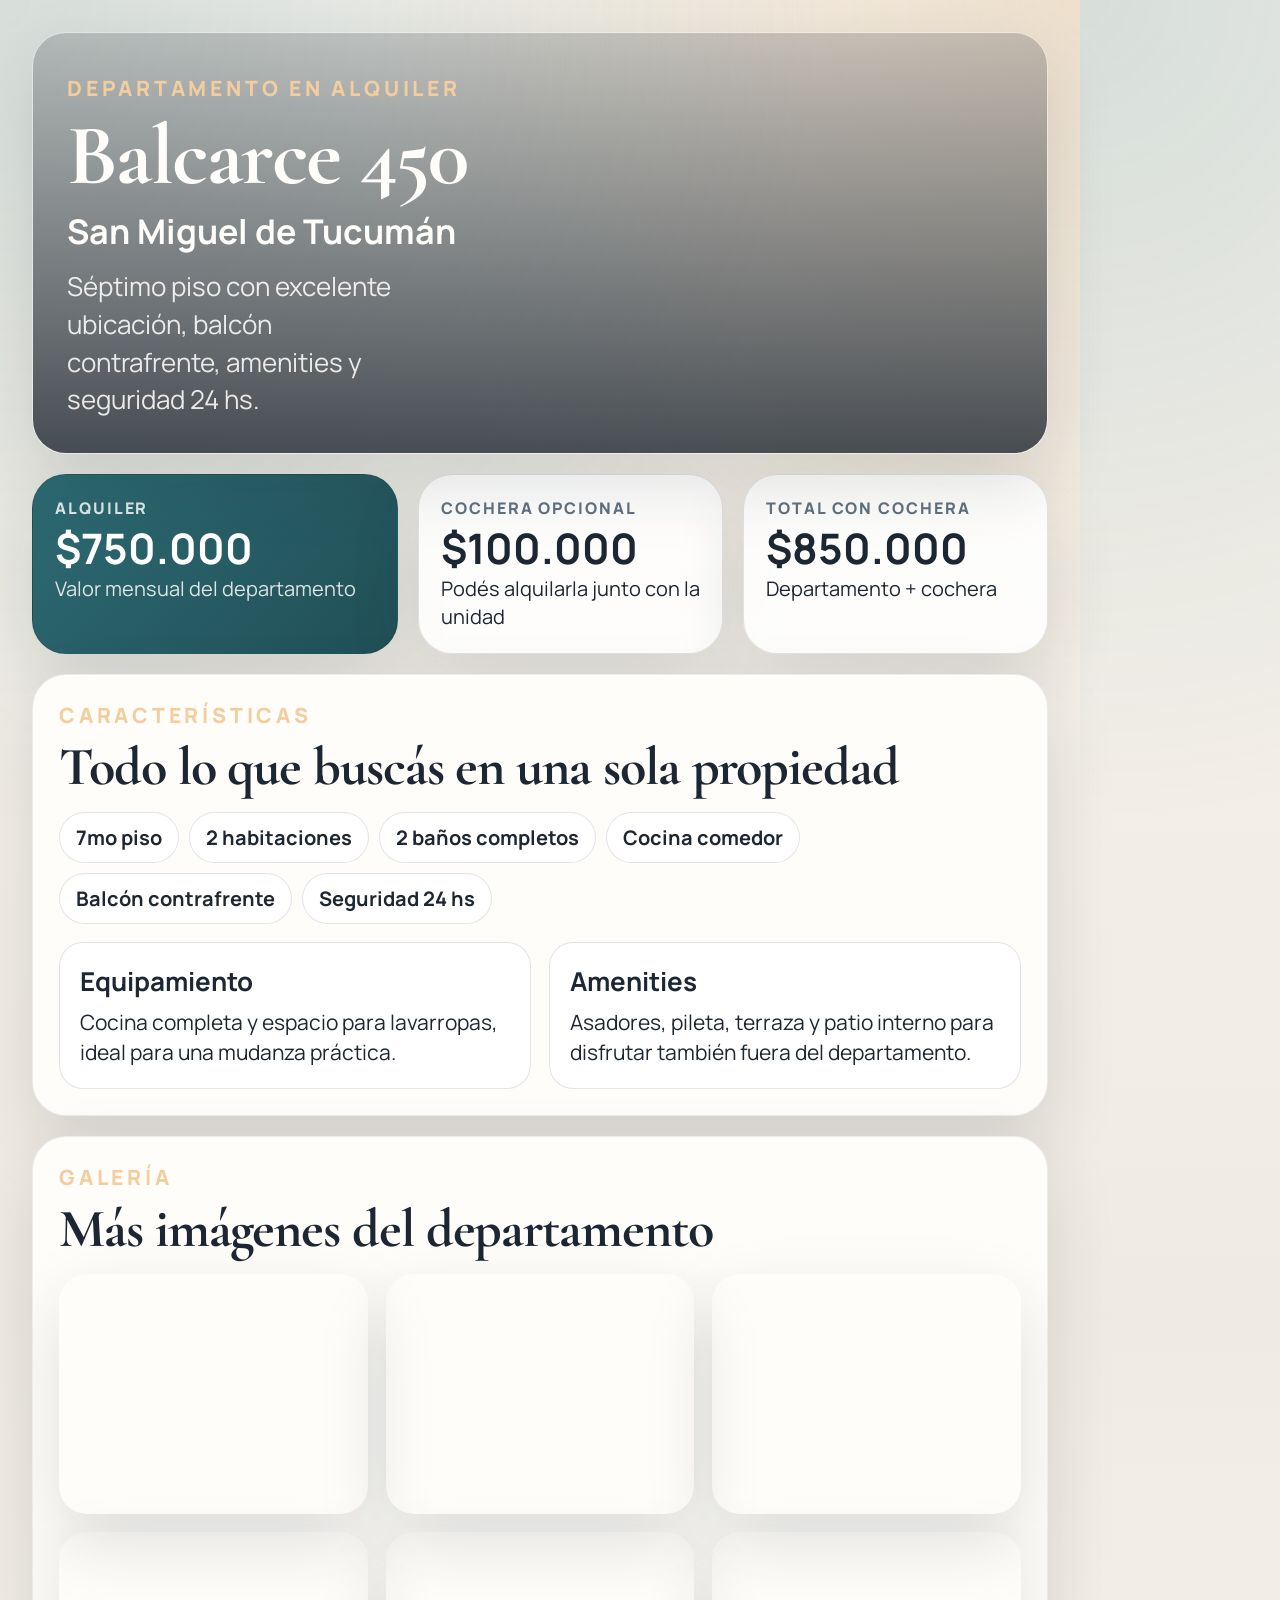
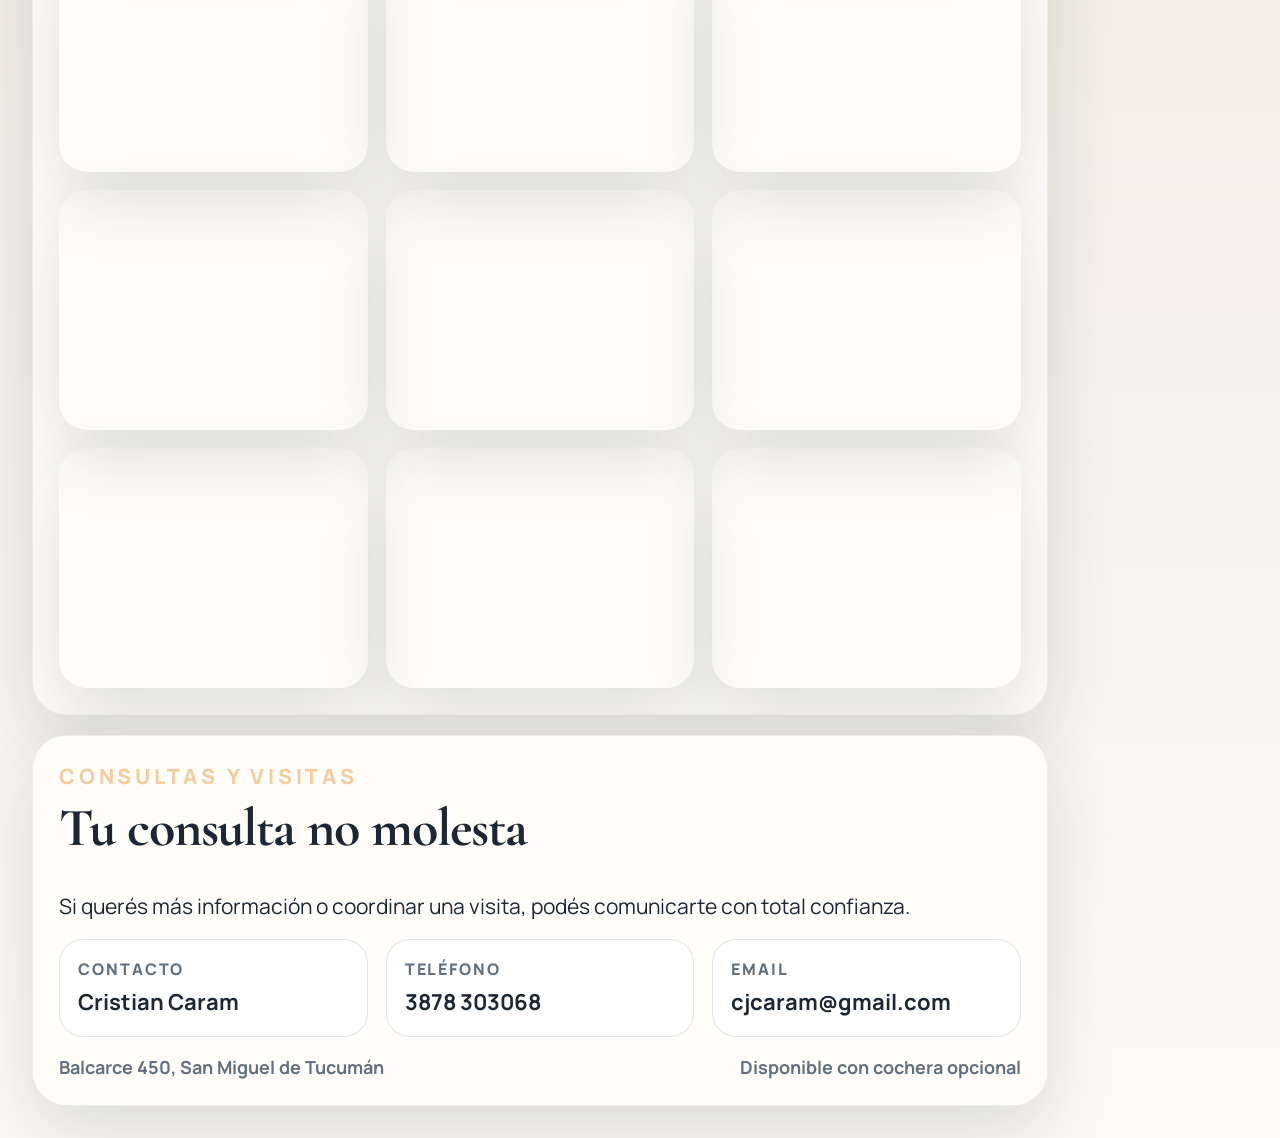
<file: flyer-balcarce450.html>
<!DOCTYPE html>
<html lang="es">
<head>
  <meta charset="UTF-8">
  <meta name="viewport" content="width=device-width, initial-scale=1.0">
  <title>Flyer Balcarce 450</title>
  <link rel="preconnect" href="https://fonts.googleapis.com">
  <link rel="preconnect" href="https://fonts.gstatic.com" crossorigin>
  <link href="https://fonts.googleapis.com/css2?family=Manrope:wght@400;500;600;700;800&family=Cormorant+Garamond:wght@500;600;700&display=swap" rel="stylesheet">
  <link rel="stylesheet" href="flyer-balcarce450.css">
</head>
<body>
  <main class="flyer">
    <section class="hero-card">
      <div class="hero-photo"></div>
      <div class="hero-overlay"></div>
      <div class="hero-content">
        <p class="eyebrow">Departamento en alquiler</p>
        <h1>Balcarce 450</h1>
        <p class="hero-subtitle">San Miguel de Tucumán</p>
        <p class="hero-text">
          Séptimo piso con excelente ubicación, balcón contrafrente, amenities y seguridad 24 hs.
        </p>
      </div>
    </section>

    <section class="pricing-grid">
      <article class="price-card price-card-main">
        <span class="label">Alquiler</span>
        <strong>$750.000</strong>
        <p>Valor mensual del departamento</p>
      </article>
      <article class="price-card">
        <span class="label">Cochera opcional</span>
        <strong>$100.000</strong>
        <p>Podés alquilarla junto con la unidad</p>
      </article>
      <article class="price-card">
        <span class="label">Total con cochera</span>
        <strong>$850.000</strong>
        <p>Departamento + cochera</p>
      </article>
    </section>

    <section class="info-panel">
      <div class="section-head">
        <p class="eyebrow">Características</p>
        <h2>Todo lo que buscás en una sola propiedad</h2>
      </div>

      <div class="chip-grid">
        <span>7mo piso</span>
        <span>2 habitaciones</span>
        <span>2 baños completos</span>
        <span>Cocina comedor</span>
        <span>Balcón contrafrente</span>
        <span>Seguridad 24 hs</span>
      </div>

      <div class="details-grid">
        <article>
          <h3>Equipamiento</h3>
          <p>Cocina completa y espacio para lavarropas, ideal para una mudanza práctica.</p>
        </article>
        <article>
          <h3>Amenities</h3>
          <p>Asadores, pileta, terraza y patio interno para disfrutar también fuera del departamento.</p>
        </article>
      </div>
    </section>

    <section class="gallery-panel">
      <div class="section-head">
        <p class="eyebrow">Galería</p>
        <h2>Más imágenes del departamento</h2>
      </div>

      <div class="photo-strip">
        <div class="photo photo-a"></div>
        <div class="photo photo-b"></div>
        <div class="photo photo-c"></div>
        <div class="photo photo-d"></div>
        <div class="photo photo-e"></div>
        <div class="photo photo-f"></div>
        <div class="photo photo-g"></div>
        <div class="photo photo-h"></div>
        <div class="photo photo-i"></div>
        <div class="photo photo-j"></div>
        <div class="photo photo-k"></div>
        <div class="photo photo-l"></div>
      </div>
    </section>

    <section class="contact-panel">
      <div class="section-head">
        <p class="eyebrow">Consultas y visitas</p>
        <h2>Tu consulta no molesta</h2>
      </div>

      <p class="contact-copy">
        Si querés más información o coordinar una visita, podés comunicarte con total confianza.
      </p>

      <div class="contact-list">
        <div>
          <span class="label">Contacto</span>
          <strong>Cristian Caram</strong>
        </div>
        <div>
          <span class="label">Teléfono</span>
          <strong>3878 303068</strong>
        </div>
        <div>
          <span class="label">Email</span>
          <strong>cjcaram@gmail.com</strong>
        </div>
      </div>

      <div class="footer-note">
        <span>Balcarce 450, San Miguel de Tucumán</span>
        <span>Disponible con cochera opcional</span>
      </div>
    </section>
  </main>
</body>
</html>
</file>
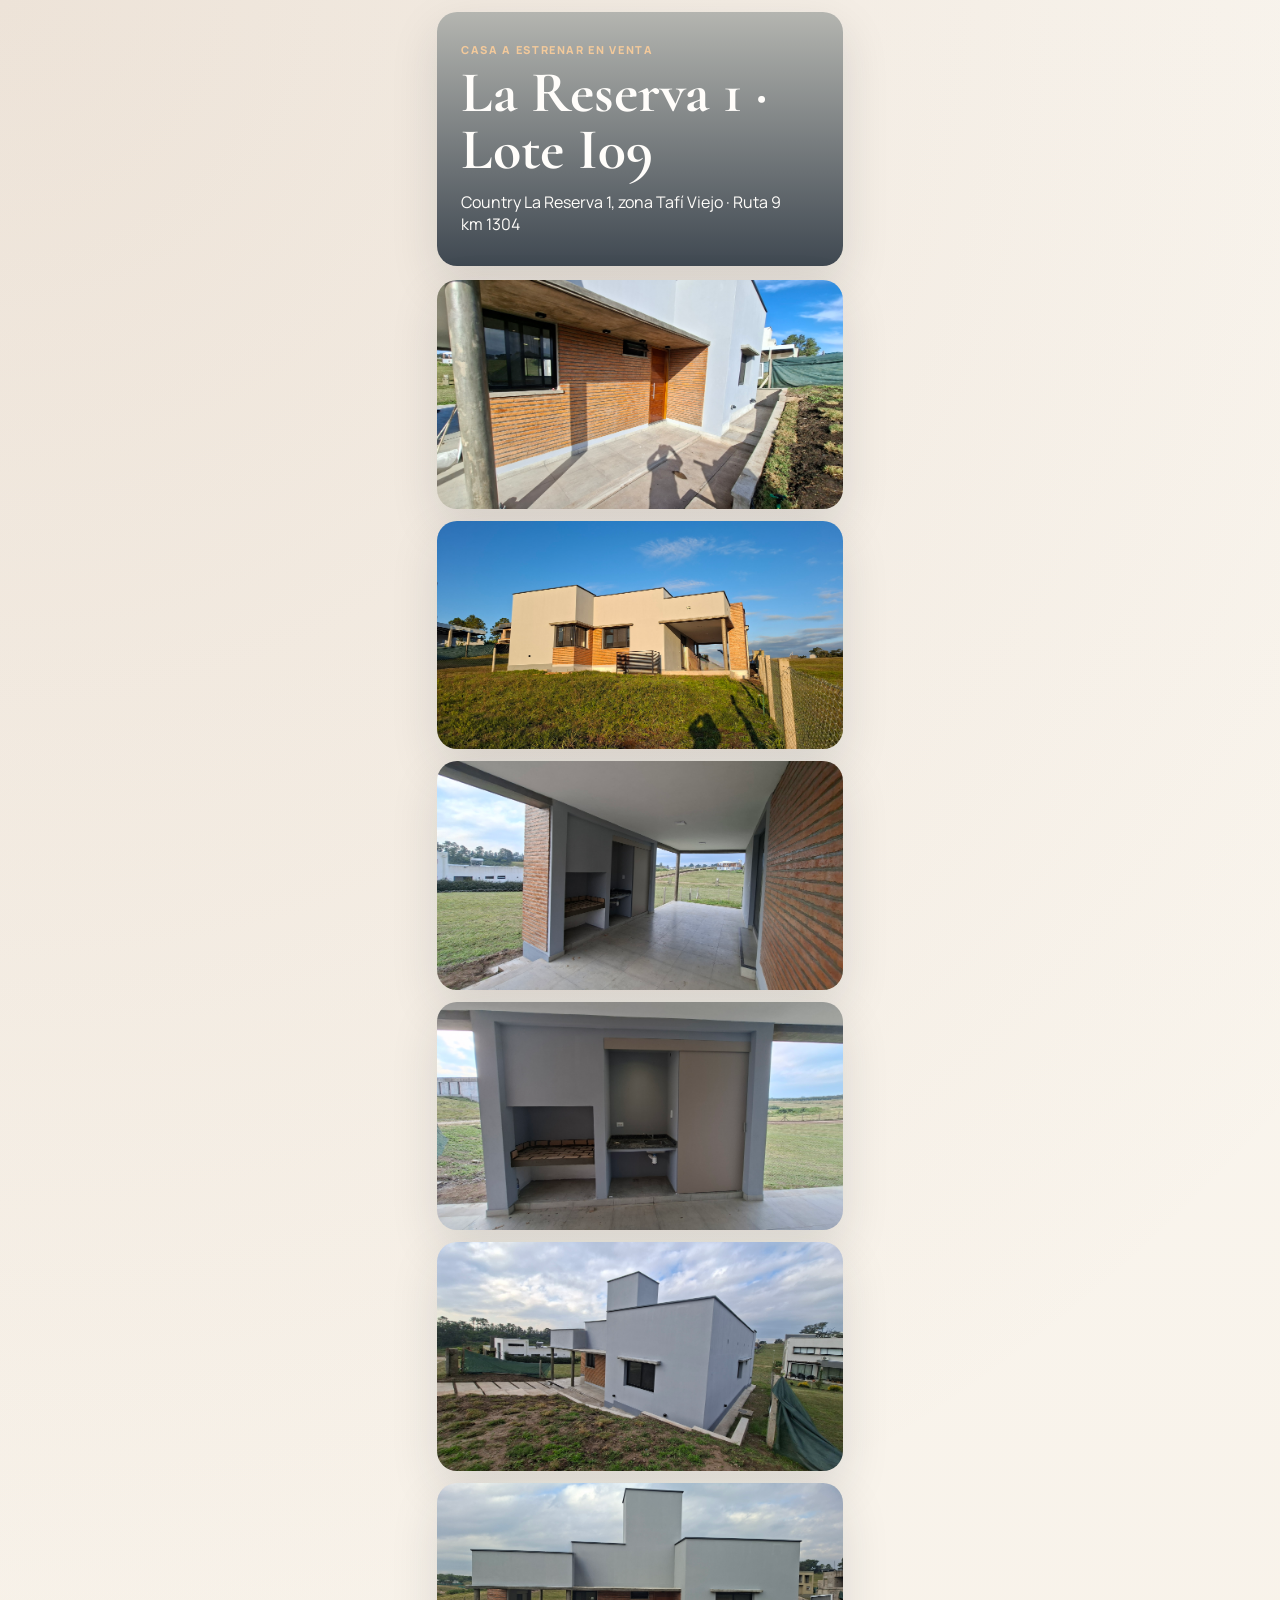
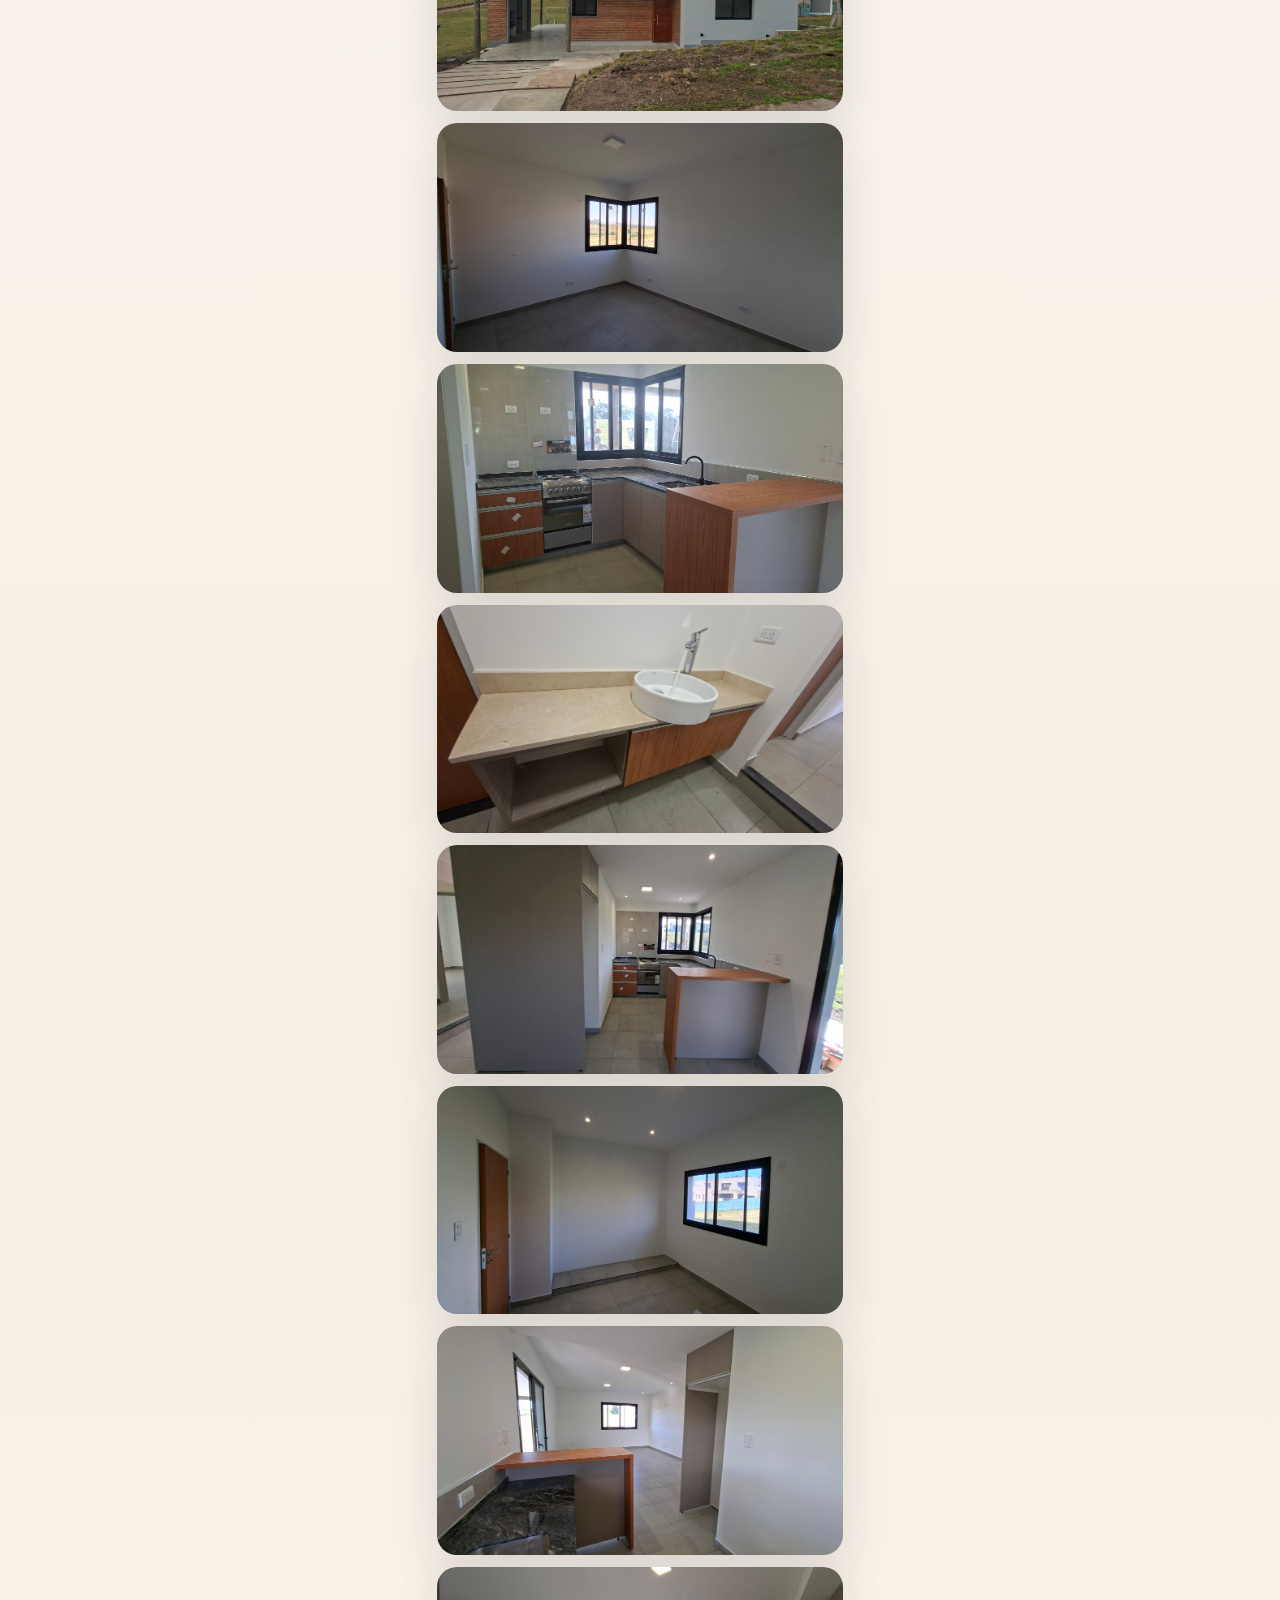
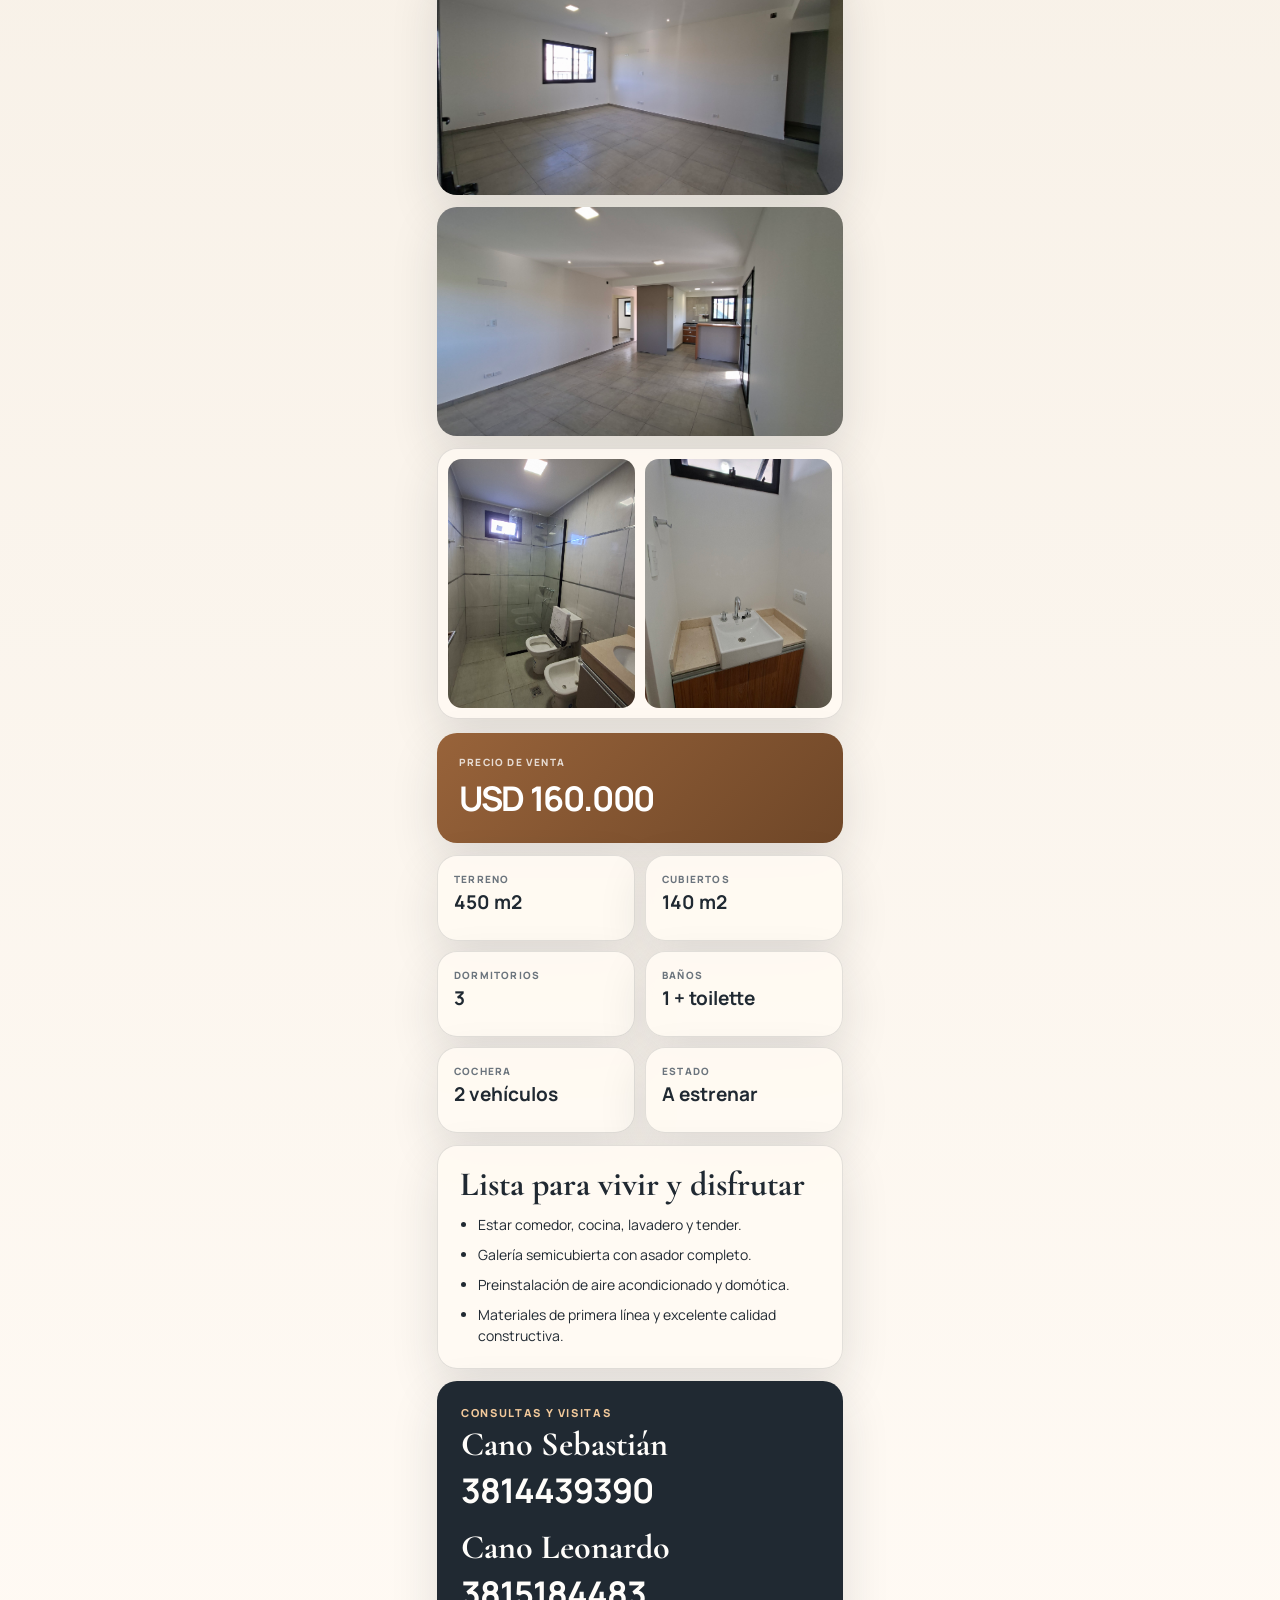
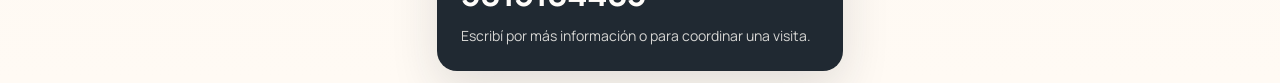
<file: flyer-i09-fotos.html>
<!DOCTYPE html>
<html lang="es">
<head>
  <meta charset="UTF-8">
  <meta name="viewport" content="width=device-width, initial-scale=1.0">
  <title>Flyer m&oacute;vil La Reserva I09</title>
  <link rel="preconnect" href="https://fonts.googleapis.com">
  <link rel="preconnect" href="https://fonts.gstatic.com" crossorigin>
  <link href="https://fonts.googleapis.com/css2?family=Manrope:wght@400;500;600;700;800&family=Cormorant+Garamond:wght@600;700&display=swap" rel="stylesheet">
  <link rel="stylesheet" href="flyer-i09-fotos.css">
</head>
<body>
  <main class="flyer">
    <section class="title-panel">
      <p class="eyebrow">Casa a estrenar en venta</p>
      <h1>La Reserva 1 &middot; Lote I09</h1>
      <p>Country La Reserva 1, zona Taf&iacute; Viejo &middot; Ruta 9 km 1304</p>
    </section>

    <section class="photo-stack" aria-label="Fotos de la propiedad">
      <img src="flyer-assets/i09-fotos/e7.jpg" alt="Vista exterior de la propiedad">
      <img src="flyer-assets/i09-fotos/ee8.jpg" alt="Vista exterior y entorno">
      <img src="flyer-assets/i09-fotos/e331.jpg" alt="Vista exterior lateral">
      <img src="flyer-assets/i09-fotos/e332.jpg" alt="Exterior con vistas abiertas">
      <img src="flyer-assets/i09-fotos/e19.jpg" alt="Sector exterior y galer&iacute;a">
      <img src="flyer-assets/i09-fotos/e2.jpg" alt="Vista general exterior">
      <img src="flyer-assets/i09-fotos/i6.jpg" alt="Cocina y estar comedor">
      <img src="flyer-assets/i09-fotos/i72.jpg" alt="Dormitorio">
      <img src="flyer-assets/i09-fotos/i1.jpg" alt="Ambiente privado">
      <img src="flyer-assets/i09-fotos/i7.jpg" alt="Toilette o ba&ntilde;o">
      <img src="flyer-assets/i09-fotos/i61.jpg" alt="Detalle interior">
      <img src="flyer-assets/i09-fotos/i71.jpg" alt="Interior con terminaciones">
      <img src="flyer-assets/i09-fotos/i78.jpg" alt="Vista interior adicional">
      <img src="flyer-assets/i09-fotos/i9.jpg" alt="Interior luminoso">
      <div class="photo-pair">
        <img src="flyer-assets/i09-fotos/junta1.jpg" alt="Foto vertical de la propiedad">
        <img src="flyer-assets/i09-fotos/junta2.jpg" alt="Foto vertical de la propiedad">
      </div>
    </section>

    <section class="info-panel">
      <div class="price">
        <span>Precio de venta</span>
        <strong>USD 160.000</strong>
      </div>

      <div class="facts">
        <article><span>Terreno</span><strong>450 m2</strong></article>
        <article><span>Cubiertos</span><strong>140 m2</strong></article>
        <article><span>Dormitorios</span><strong>3</strong></article>
        <article><span>Ba&ntilde;os</span><strong>1 + toilette</strong></article>
        <article><span>Cochera</span><strong>2 veh&iacute;culos</strong></article>
        <article><span>Estado</span><strong>A estrenar</strong></article>
      </div>

      <div class="details">
        <h2>Lista para vivir y disfrutar</h2>
        <ul>
          <li>Estar comedor, cocina, lavadero y tender.</li>
          <li>Galer&iacute;a semicubierta con asador completo.</li>
          <li>Preinstalaci&oacute;n de aire acondicionado y dom&oacute;tica.</li>
          <li>Materiales de primera l&iacute;nea y excelente calidad constructiva.</li>
        </ul>
      </div>

      <div class="contact">
        <p class="eyebrow">Consultas y visitas</p>
        <h2>Cano Sebasti&aacute;n</h2>
        <strong>3814439390</strong>
        <h2>Cano Leonardo</h2>
        <strong>3815184483</strong>
        <p>Escrib&iacute; por m&aacute;s informaci&oacute;n o para coordinar una visita.</p>
      </div>
    </section>
  </main>
</body>
</html>
</file>
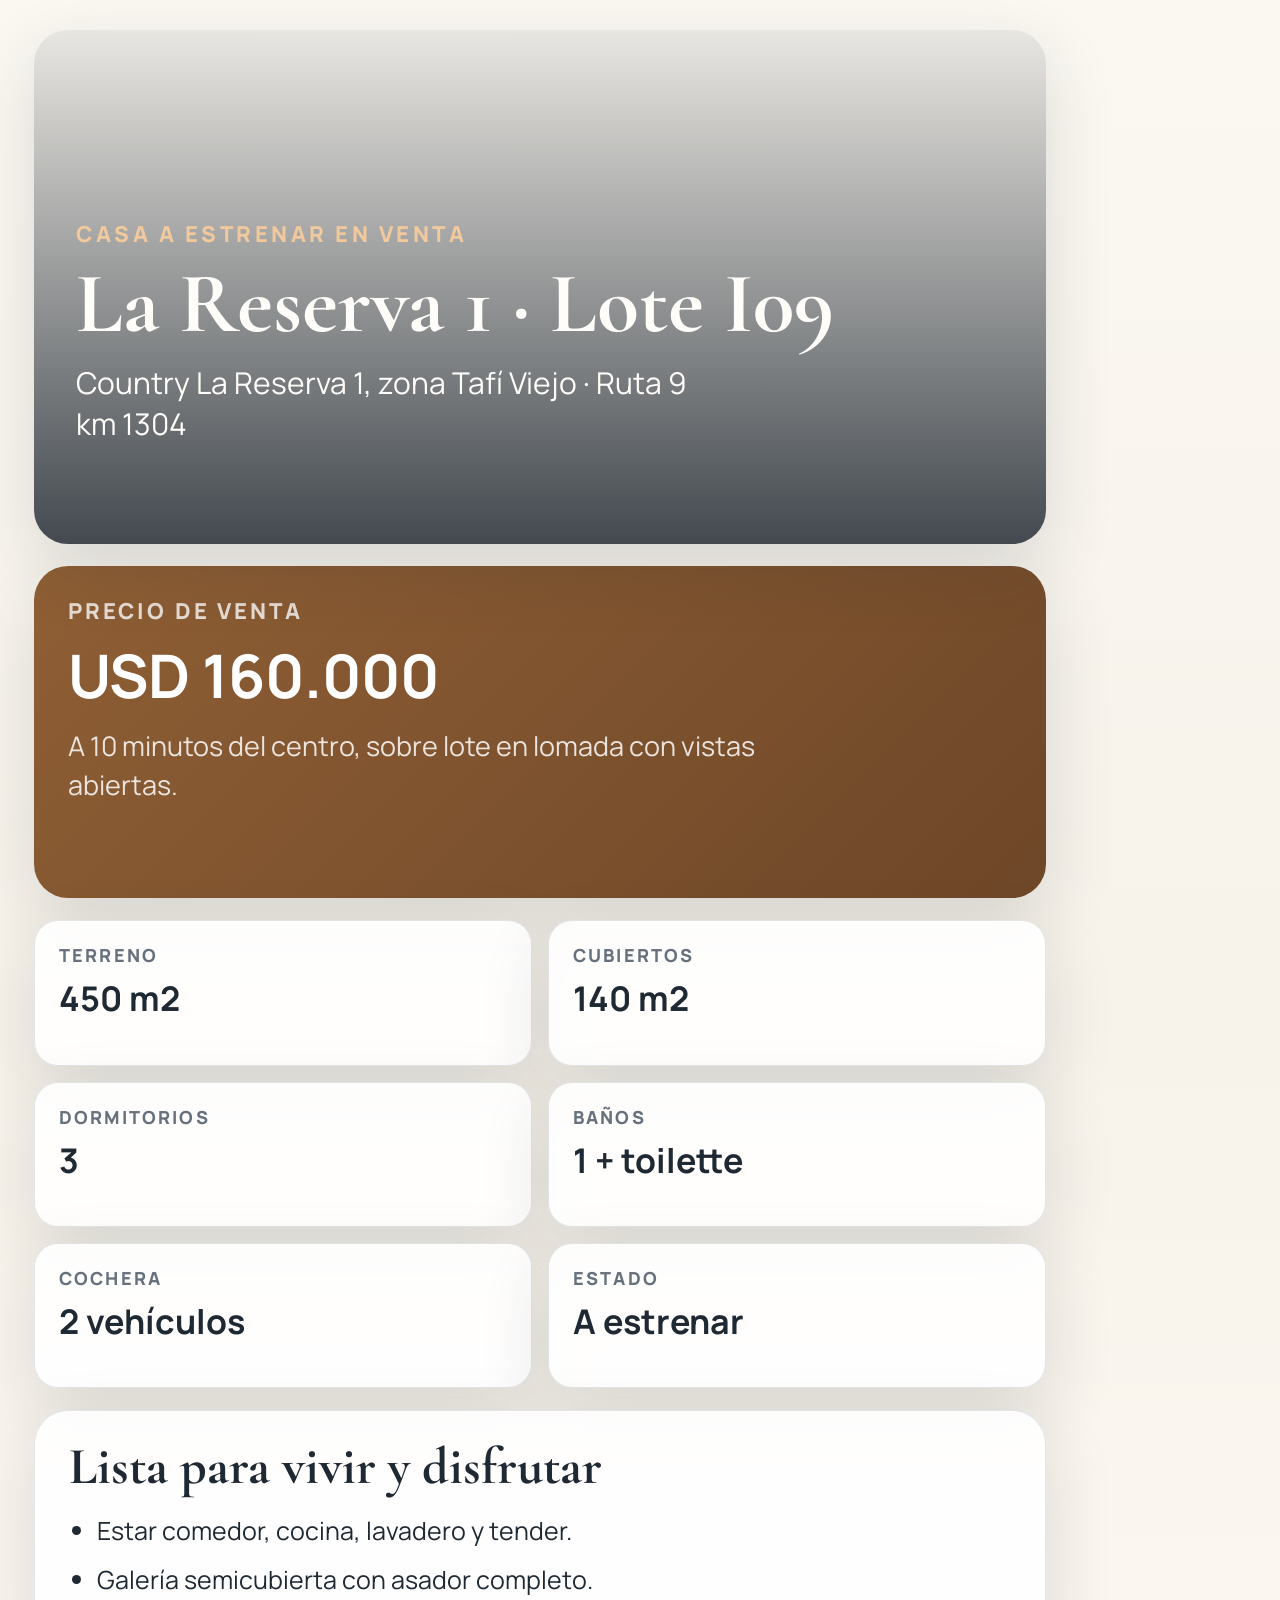
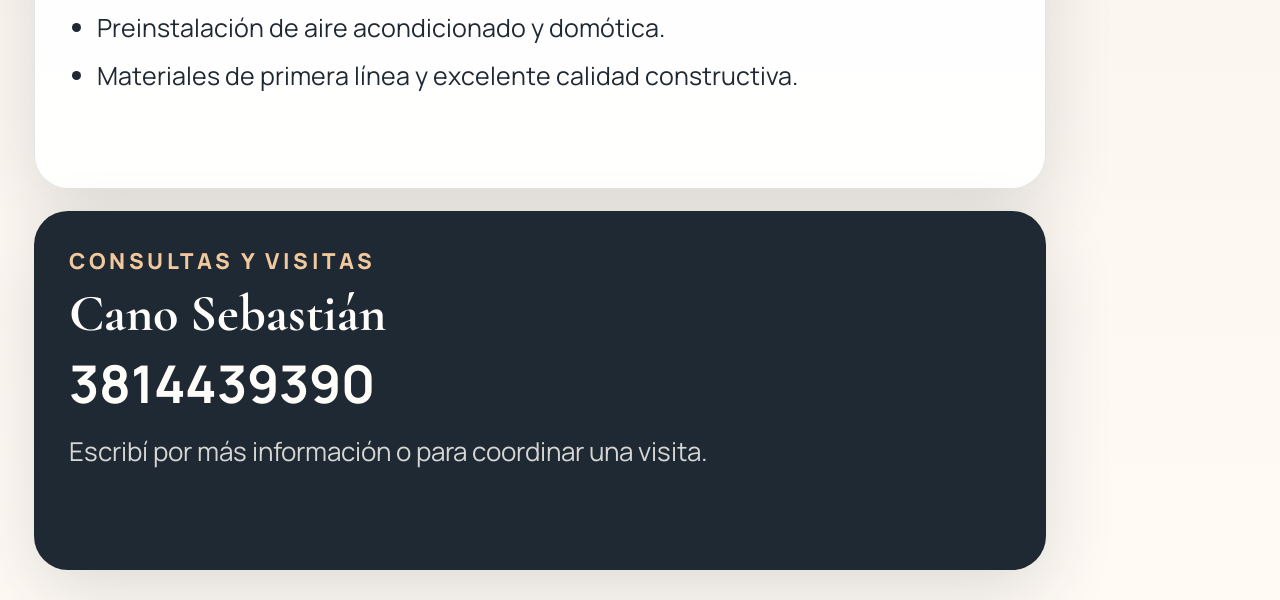
<file: flyer-i09.html>
<!DOCTYPE html>
<html lang="es">
<head>
  <meta charset="UTF-8">
  <meta name="viewport" content="width=device-width, initial-scale=1.0">
  <title>Flyer La Reserva I09</title>
  <link rel="preconnect" href="https://fonts.googleapis.com">
  <link rel="preconnect" href="https://fonts.gstatic.com" crossorigin>
  <link href="https://fonts.googleapis.com/css2?family=Manrope:wght@400;500;600;700;800&family=Cormorant+Garamond:wght@600;700&display=swap" rel="stylesheet">
  <link rel="stylesheet" href="flyer-i09.css">
</head>
<body>
  <main class="flyer">
    <section class="hero">
      <div class="hero-image"></div>
      <div class="hero-shade"></div>
      <div class="hero-content">
        <p class="eyebrow">Casa a estrenar en venta</p>
        <h1>La Reserva 1 · Lote I09</h1>
        <p>Country La Reserva 1, zona Tafí Viejo · Ruta 9 km 1304</p>
      </div>
    </section>

    <section class="price-card">
      <span>Precio de venta</span>
      <strong>USD 160.000</strong>
      <p>A 10 minutos del centro, sobre lote en lomada con vistas abiertas.</p>
    </section>

    <section class="facts">
      <article><span>Terreno</span><strong>450 m2</strong></article>
      <article><span>Cubiertos</span><strong>140 m2</strong></article>
      <article><span>Dormitorios</span><strong>3</strong></article>
      <article><span>Baños</span><strong>1 + toilette</strong></article>
      <article><span>Cochera</span><strong>2 vehículos</strong></article>
      <article><span>Estado</span><strong>A estrenar</strong></article>
    </section>

    <section class="details">
      <h2>Lista para vivir y disfrutar</h2>
      <ul>
        <li>Estar comedor, cocina, lavadero y tender.</li>
        <li>Galería semicubierta con asador completo.</li>
        <li>Preinstalación de aire acondicionado y domótica.</li>
        <li>Materiales de primera línea y excelente calidad constructiva.</li>
      </ul>
    </section>

    <section class="contact">
      <p class="eyebrow">Consultas y visitas</p>
      <h2>Cano Sebastián</h2>
      <strong>3814439390</strong>
      <p>Escribí por más información o para coordinar una visita.</p>
    </section>
  </main>
</body>
</html>
</file>
<file: flyer-balcarce450.css>
@page {
  size: 1080px 1920px;
  margin: 0;
}

:root {
  --bg: #f4efe6;
  --surface: rgba(255, 255, 255, 0.86);
  --surface-strong: #fffdfa;
  --text: #1d2733;
  --muted: #61707f;
  --accent: #2d6a73;
  --accent-strong: #214f56;
  --warm: #c78c48;
  --line: rgba(29, 39, 51, 0.12);
  --shadow: 0 28px 70px rgba(29, 39, 51, 0.14);
}

* {
  box-sizing: border-box;
}

html,
body {
  margin: 0;
  width: 1080px;
  min-height: 2600px;
}

body {
  font-family: "Manrope", sans-serif;
  color: var(--text);
  background:
    radial-gradient(circle at top left, rgba(45, 106, 115, 0.16), transparent 28%),
    radial-gradient(circle at top right, rgba(199, 140, 72, 0.2), transparent 24%),
    linear-gradient(180deg, #f7f4ee 0%, #f0ebe2 48%, #fcfaf6 100%);
}

.flyer {
  display: grid;
  gap: 20px;
  width: 1080px;
  min-height: 2600px;
  padding: 32px;
}

.hero-card,
.info-panel,
.contact-panel,
.price-card,
.gallery-panel {
  border-radius: 34px;
  overflow: hidden;
  box-shadow: var(--shadow);
}

.hero-card {
  position: relative;
  min-height: 420px;
  border: 1px solid rgba(255, 255, 255, 0.16);
}

.hero-photo,
.hero-overlay {
  position: absolute;
  inset: 0;
}

.hero-photo {
  background:
    linear-gradient(0deg, rgba(14, 22, 31, 0.04), rgba(14, 22, 31, 0.04)),
    url("https://drive.google.com/thumbnail?id=11E7g-qqMWzWTp9v6zwpkmEeugKUnNZh8&sz=w2000")
    center/cover no-repeat;
  transform: scale(1.03);
}

.hero-overlay {
  background: linear-gradient(180deg, rgba(16, 25, 35, 0.16), rgba(16, 25, 35, 0.74));
}

.hero-content {
  position: relative;
  z-index: 1;
  display: flex;
  flex-direction: column;
  justify-content: end;
  min-height: 420px;
  padding: 34px;
  color: #fffdfa;
}

.eyebrow {
  margin: 0 0 12px;
  font-size: 21px;
  font-weight: 800;
  letter-spacing: 0.18em;
  text-transform: uppercase;
  color: #f4cd9f;
}

h1,
h2,
h3,
p {
  margin-top: 0;
}

h1,
h2 {
  font-family: "Cormorant Garamond", serif;
  line-height: 0.98;
  letter-spacing: -0.02em;
}

h1 {
  margin-bottom: 10px;
  font-size: 86px;
}

.hero-subtitle {
  margin-bottom: 14px;
  font-size: 34px;
  font-weight: 700;
}

.hero-text {
  max-width: 22ch;
  margin-bottom: 0;
  font-size: 26px;
  line-height: 1.45;
  color: rgba(255, 253, 250, 0.88);
}

.pricing-grid {
  display: grid;
  grid-template-columns: 1.2fr 1fr 1fr;
  gap: 20px;
}

.price-card {
  padding: 22px;
  background: var(--surface);
  border: 1px solid var(--line);
}

.price-card-main {
  background: linear-gradient(135deg, var(--accent), var(--accent-strong));
  color: #fff;
}

.price-card .label,
.contact-list .label {
  display: block;
  margin-bottom: 8px;
  font-size: 16px;
  font-weight: 800;
  letter-spacing: 0.12em;
  text-transform: uppercase;
}

.price-card:not(.price-card-main) .label,
.contact-list .label,
.footer-note {
  color: var(--muted);
}

.price-card strong {
  display: block;
  margin-bottom: 6px;
  font-size: 42px;
  line-height: 1;
}

.price-card p {
  margin-bottom: 0;
  font-size: 20px;
  line-height: 1.4;
}

.price-card-main .label,
.price-card-main p {
  color: rgba(255, 255, 255, 0.84);
}

.info-panel,
.contact-panel,
.gallery-panel {
  padding: 26px;
  background: var(--surface-strong);
  border: 1px solid rgba(29, 39, 51, 0.08);
}

.section-head {
  margin-bottom: 18px;
}

h2 {
  margin-bottom: 0;
  font-size: 54px;
}

.chip-grid {
  display: flex;
  flex-wrap: wrap;
  gap: 10px;
  margin-bottom: 18px;
}

.chip-grid span {
  padding: 11px 16px;
  border-radius: 999px;
  background: var(--surface);
  border: 1px solid var(--line);
  font-size: 20px;
  font-weight: 700;
}

.details-grid {
  display: grid;
  grid-template-columns: 1fr 1fr;
  gap: 18px;
}

.details-grid article {
  padding: 20px;
  border-radius: 24px;
  background: var(--surface);
  border: 1px solid var(--line);
}

.details-grid h3 {
  margin-bottom: 8px;
  font-size: 26px;
}

.details-grid p,
.contact-copy {
  margin-bottom: 0;
  font-size: 21px;
  line-height: 1.45;
  color: var(--text);
}

.photo-strip {
  display: grid;
  grid-template-columns: repeat(3, 1fr);
  gap: 18px;
}

.photo {
  min-height: 240px;
  border-radius: 28px;
  box-shadow: var(--shadow);
  background-size: cover;
  background-position: center;
}

.photo-a {
  background-image: url("https://drive.google.com/thumbnail?id=12fDPA_zkzHGM601xh7g1MUl6rfVaCoAC&sz=w2000");
}

.photo-b {
  background-image: url("https://drive.google.com/thumbnail?id=1zEXxOeXA1fp4cLx7kNjYFboPHn4NYmtg&sz=w2000");
}

.photo-c {
  background-image: url("https://drive.google.com/thumbnail?id=15yYcwJ72cB2YvHFluOHFzjit_SBLDNCC&sz=w2000");
}

.photo-d {
  background-image: url("https://drive.google.com/thumbnail?id=1NT1mQ9gniM91VPbrqFugs-SZdDiVhqFm&sz=w2000");
}

.photo-e {
  background-image: url("https://drive.google.com/thumbnail?id=1n6bz780F8FeMRXtcwhGGZEE6iN6_TDH5&sz=w2000");
}

.photo-f {
  background-image: url("https://drive.google.com/thumbnail?id=17iIrlZ1kmunpeKSHlZL9uWxl-f6cJmam&sz=w2000");
}

.photo-g {
  background-image: url("https://drive.google.com/thumbnail?id=16b_rRt_gh0Z3yLNsApgVoie2rmHlIGDj&sz=w2000");
}

.photo-h {
  background-image: url("https://drive.google.com/thumbnail?id=15tHuBzucbRnwrH56359zCZA7cqvdprL1&sz=w2000");
}

.photo-i {
  background-image: url("https://drive.google.com/thumbnail?id=1qkgPtT0tkBT7-W-w8erRtP0jVa482vk0&sz=w2000");
}

.photo-j {
  background-image: url("https://drive.google.com/thumbnail?id=1L0i44Xf0x6SJ0-92ZXUT6E78JWSB4S7N&sz=w2000");
}

.photo-k {
  background-image: url("https://drive.google.com/thumbnail?id=1EFvoLbIWW16lNUy1LphvGQTZYGDQ5QrX&sz=w2000");
}

.photo-l {
  background-image: url("https://drive.google.com/thumbnail?id=11E7g-qqMWzWTp9v6zwpkmEeugKUnNZh8&sz=w2000");
}

.contact-panel {
  display: grid;
  gap: 18px;
}

.contact-list {
  display: grid;
  grid-template-columns: repeat(3, 1fr);
  gap: 18px;
}

.contact-list div {
  padding: 18px;
  border-radius: 24px;
  background: var(--surface);
  border: 1px solid var(--line);
}

.contact-list strong {
  display: block;
  font-size: 22px;
  line-height: 1.35;
}

.footer-note {
  display: flex;
  justify-content: space-between;
  gap: 20px;
  font-size: 18px;
  font-weight: 700;
}
</file>
<file: flyer-i09-fotos.css>
:root {
  --paper: #f6efe5;
  --ink: #202932;
  --muted: #6b747d;
  --accent: #98633a;
  --accent-dark: #6f4728;
  --surface: #fffaf3;
  --line: rgba(32, 41, 50, 0.13);
  --shadow: 0 18px 48px rgba(32, 41, 50, 0.13);
  --flyer-width: 430px;
}

* {
  box-sizing: border-box;
}

html {
  background: #d9d5cd;
}

body {
  margin: 0;
  font-family: "Manrope", sans-serif;
  color: var(--ink);
  background:
    radial-gradient(circle at top left, rgba(152, 99, 58, 0.14), transparent 34%),
    linear-gradient(180deg, #fbf8f2 0%, var(--paper) 55%, #fffaf4 100%);
}

.flyer {
  display: grid;
  gap: 14px;
  width: min(100%, var(--flyer-width));
  margin: 0 auto;
  padding: 12px;
}

.title-panel,
.info-panel,
.photo-stack > img,
.photo-pair,
.price,
.details,
.contact,
.facts article {
  border-radius: 20px;
  box-shadow: var(--shadow);
}

.title-panel {
  padding: 30px 24px;
  color: #fffdfa;
  background: linear-gradient(180deg, #b4b5b0 0%, #3f4851 100%);
}

.eyebrow {
  margin: 0 0 8px;
  color: #f2c99b;
  font-size: 11px;
  font-weight: 800;
  letter-spacing: 0.15em;
  text-transform: uppercase;
}

h1,
h2,
p {
  margin-top: 0;
}

h1,
h2 {
  font-family: "Cormorant Garamond", serif;
  line-height: 0.98;
}

h1 {
  margin-bottom: 12px;
  font-size: clamp(44px, 13vw, 58px);
}

.title-panel p:last-child {
  max-width: 320px;
  margin-bottom: 0;
  font-size: 16px;
  line-height: 1.42;
}

.photo-stack {
  display: grid;
  gap: 12px;
}

.photo-stack img {
  display: block;
  width: 100%;
  height: auto;
  background: #e8e1d6;
  object-fit: cover;
}

.photo-stack > img {
  overflow: hidden;
}

.photo-pair {
  display: grid;
  grid-template-columns: repeat(2, minmax(0, 1fr));
  gap: 10px;
  padding: 10px;
  background: rgba(255, 250, 243, 0.86);
  border: 1px solid var(--line);
}

.photo-pair img {
  height: 100%;
  aspect-ratio: 3 / 4;
  border-radius: 14px;
}

.info-panel {
  display: grid;
  gap: 12px;
  box-shadow: none;
}

.price {
  padding: 22px;
  color: #fff;
  background: linear-gradient(135deg, var(--accent), var(--accent-dark));
}

.price span,
.facts span {
  display: block;
  margin-bottom: 6px;
  font-size: 10px;
  font-weight: 800;
  letter-spacing: 0.12em;
  text-transform: uppercase;
}

.price span {
  color: rgba(255, 255, 255, 0.78);
}

.price strong {
  display: block;
  font-size: 34px;
  letter-spacing: -0.04em;
}

.facts {
  display: grid;
  grid-template-columns: repeat(2, 1fr);
  gap: 10px;
}

.facts article,
.details {
  background: rgba(255, 250, 243, 0.94);
  border: 1px solid var(--line);
}

.facts article {
  min-height: 86px;
  padding: 16px;
}

.facts span {
  color: var(--muted);
}

.facts strong {
  font-size: 19px;
  line-height: 1.08;
}

.details {
  padding: 22px;
}

h2 {
  margin-bottom: 12px;
  font-size: 34px;
}

ul {
  display: grid;
  gap: 9px;
  margin: 0;
  padding-left: 18px;
  font-size: 14px;
  line-height: 1.5;
}

.contact {
  padding: 24px;
  color: #fffdfa;
  background: #202932;
}

.contact h2 {
  margin-bottom: 6px;
}

.contact h2:not(:first-of-type) {
  margin-top: 18px;
}

.contact strong {
  display: block;
  margin-bottom: 10px;
  font-size: 34px;
  letter-spacing: -0.03em;
}

.contact p:last-child {
  margin-bottom: 0;
  color: rgba(255, 253, 248, 0.82);
  font-size: 14px;
  line-height: 1.45;
}

@media (max-width: 440px) {
  .flyer {
    padding: 10px;
  }

  .facts {
    gap: 8px;
  }
}

@media print {
  @page {
    size: 430px 7600px;
    margin: 0;
  }

  html,
  body {
    width: 430px;
    margin: 0;
    background: #f6efe5;
  }

  .flyer {
    width: 430px;
    margin: 0;
  }
}
</file>
<file: flyer-i09.css>
@page {
  size: 1080px 1920px;
  margin: 0;
}

:root {
  --paper: #f7f2ea;
  --ink: #1f2933;
  --muted: #66717d;
  --accent: #8f5f35;
  --accent-dark: #6e4728;
  --surface: rgba(255, 255, 255, 0.9);
  --line: rgba(31, 41, 51, 0.12);
  --shadow: 0 24px 70px rgba(31, 41, 51, 0.14);
}

* {
  box-sizing: border-box;
}

html,
body {
  width: 1080px;
  min-height: 2200px;
  margin: 0;
}

body {
  font-family: "Manrope", sans-serif;
  color: var(--ink);
  background: linear-gradient(180deg, #fbf8f2 0%, var(--paper) 46%, #fffaf4 100%);
}

.flyer {
  display: grid;
  gap: 22px;
  width: 1080px;
  min-height: 2200px;
  padding: 30px 34px;
}

.hero,
.price-card,
.details,
.contact {
  overflow: hidden;
  border-radius: 34px;
  box-shadow: var(--shadow);
}

.hero {
  position: relative;
  min-height: 450px;
}

.hero-image,
.hero-shade {
  position: absolute;
  inset: 0;
}

.hero-image {
  background:
    url("https://drive.google.com/thumbnail?id=1HQe1R-n5fH6ETMHjxS0Qt5dyVPlf6jin&sz=w2000")
    center/cover no-repeat;
  transform: scale(1.03);
}

.hero-shade {
  background: linear-gradient(180deg, rgba(16, 25, 35, 0.08), rgba(16, 25, 35, 0.78));
}

.hero-content {
  position: relative;
  z-index: 1;
  display: flex;
  flex-direction: column;
  justify-content: end;
  min-height: 450px;
  padding: 36px 42px;
  color: #fffdfa;
}

.eyebrow {
  margin: 0 0 12px;
  color: #f1c99d;
  font-size: 22px;
  font-weight: 800;
  letter-spacing: 0.16em;
  text-transform: uppercase;
}

h1,
h2,
p {
  margin-top: 0;
}

h1,
h2 {
  font-family: "Cormorant Garamond", serif;
  line-height: 1;
}

h1 {
  max-width: 780px;
  margin-bottom: 16px;
  font-size: 86px;
}

.hero p:last-child {
  max-width: 650px;
  margin-bottom: 0;
  font-size: 30px;
  line-height: 1.35;
}

.price-card {
  padding: 30px 34px;
  color: #fff;
  background: linear-gradient(135deg, var(--accent), var(--accent-dark));
}

.price-card span {
  display: block;
  margin-bottom: 8px;
  font-size: 22px;
  font-weight: 800;
  letter-spacing: 0.14em;
  text-transform: uppercase;
  color: rgba(255, 255, 255, 0.78);
}

.price-card strong {
  display: block;
  margin-bottom: 10px;
  font-size: 60px;
}

.price-card p {
  max-width: 780px;
  margin: 0;
  font-size: 27px;
  line-height: 1.45;
  color: rgba(255, 255, 255, 0.84);
}

.facts {
  display: grid;
  grid-template-columns: repeat(2, 1fr);
  gap: 16px;
}

.facts article,
.details,
.contact {
  background: var(--surface);
  border: 1px solid var(--line);
}

.facts article {
  padding: 22px 24px;
  border-radius: 24px;
  box-shadow: var(--shadow);
}

.facts span {
  display: block;
  margin-bottom: 8px;
  color: var(--muted);
  font-size: 18px;
  font-weight: 800;
  letter-spacing: 0.12em;
  text-transform: uppercase;
}

.facts strong {
  display: block;
  font-size: 34px;
}

.details {
  padding: 30px 34px;
}

h2 {
  margin-bottom: 20px;
  font-size: 52px;
}

ul {
  display: grid;
  gap: 12px;
  margin: 0;
  padding-left: 28px;
  color: var(--ink);
  font-size: 25px;
  line-height: 1.45;
}

.contact {
  padding: 34px;
  background: #1f2933;
  color: #fffdfa;
}

.contact h2 {
  margin-bottom: 8px;
}

.contact strong {
  display: block;
  margin-bottom: 14px;
  font-size: 52px;
}

.contact p:last-child {
  margin-bottom: 0;
  color: rgba(255, 253, 248, 0.82);
  font-size: 26px;
  line-height: 1.45;
}
</file>
